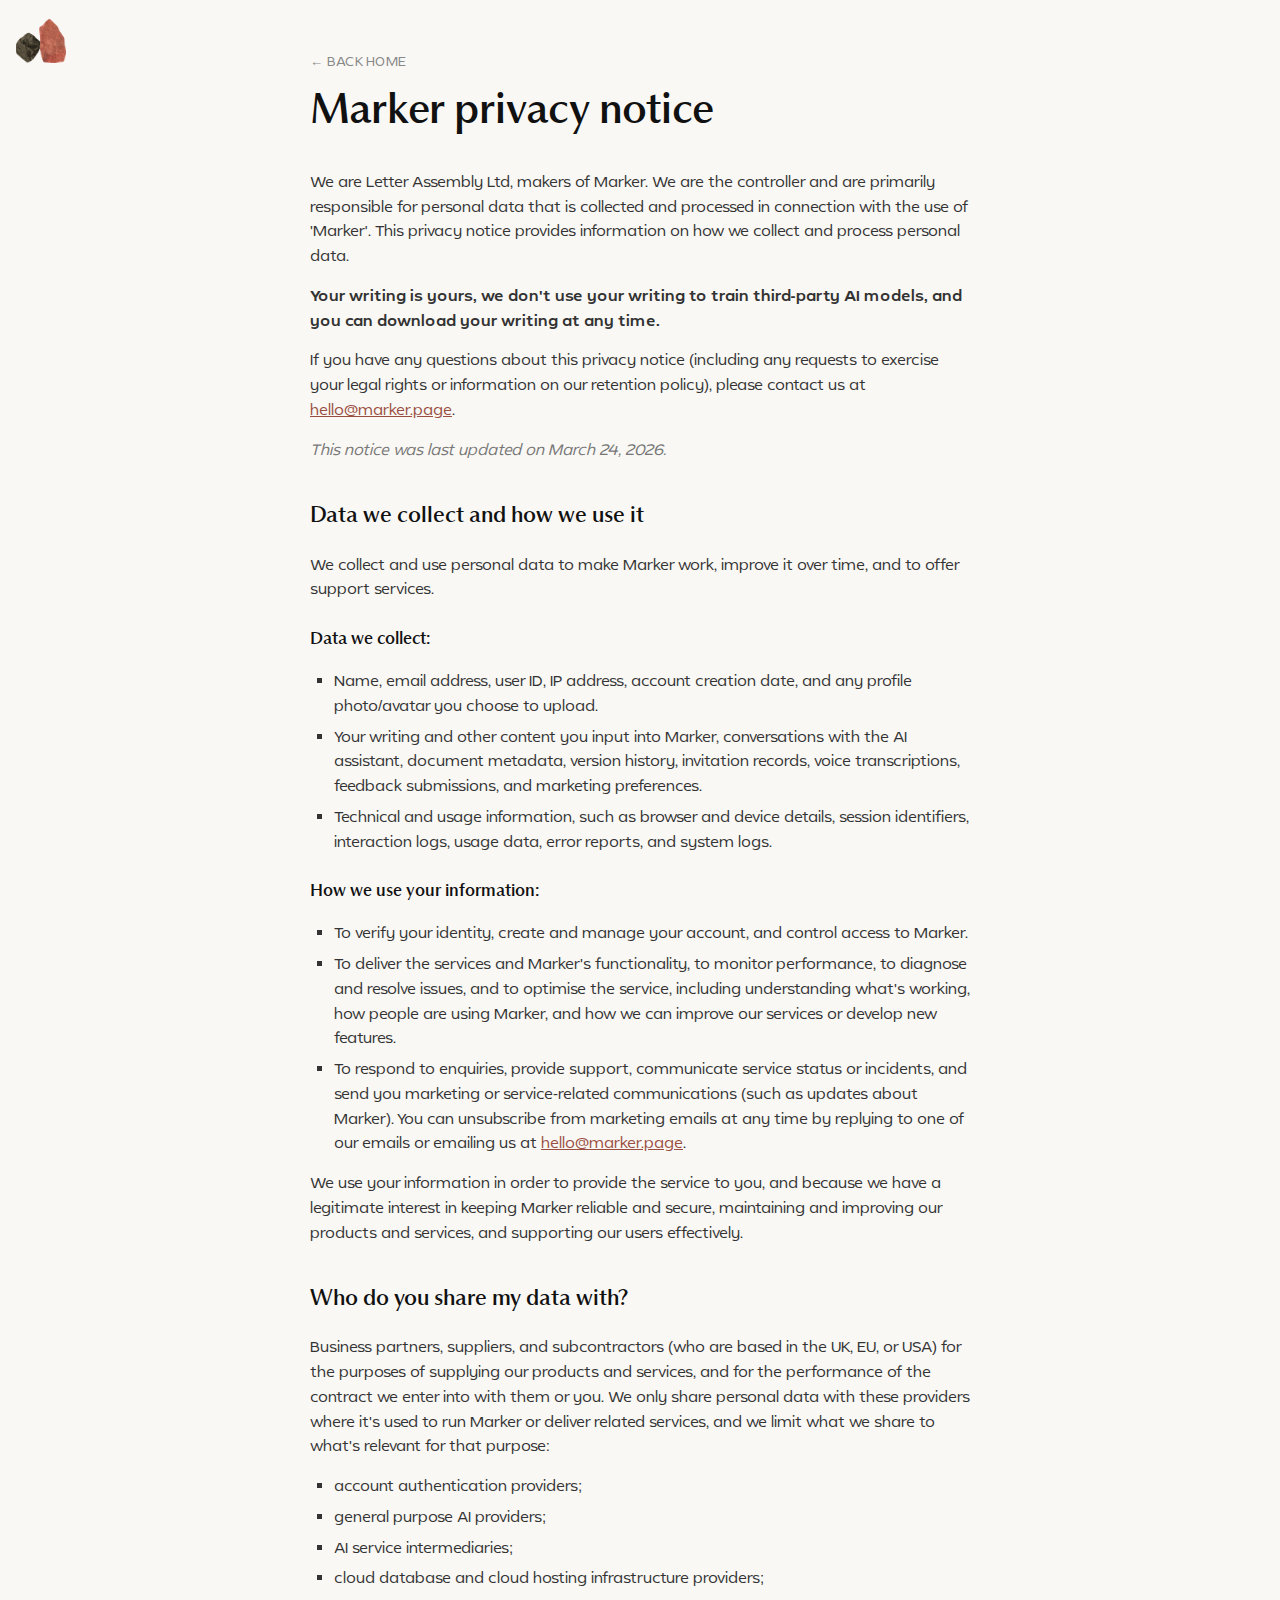
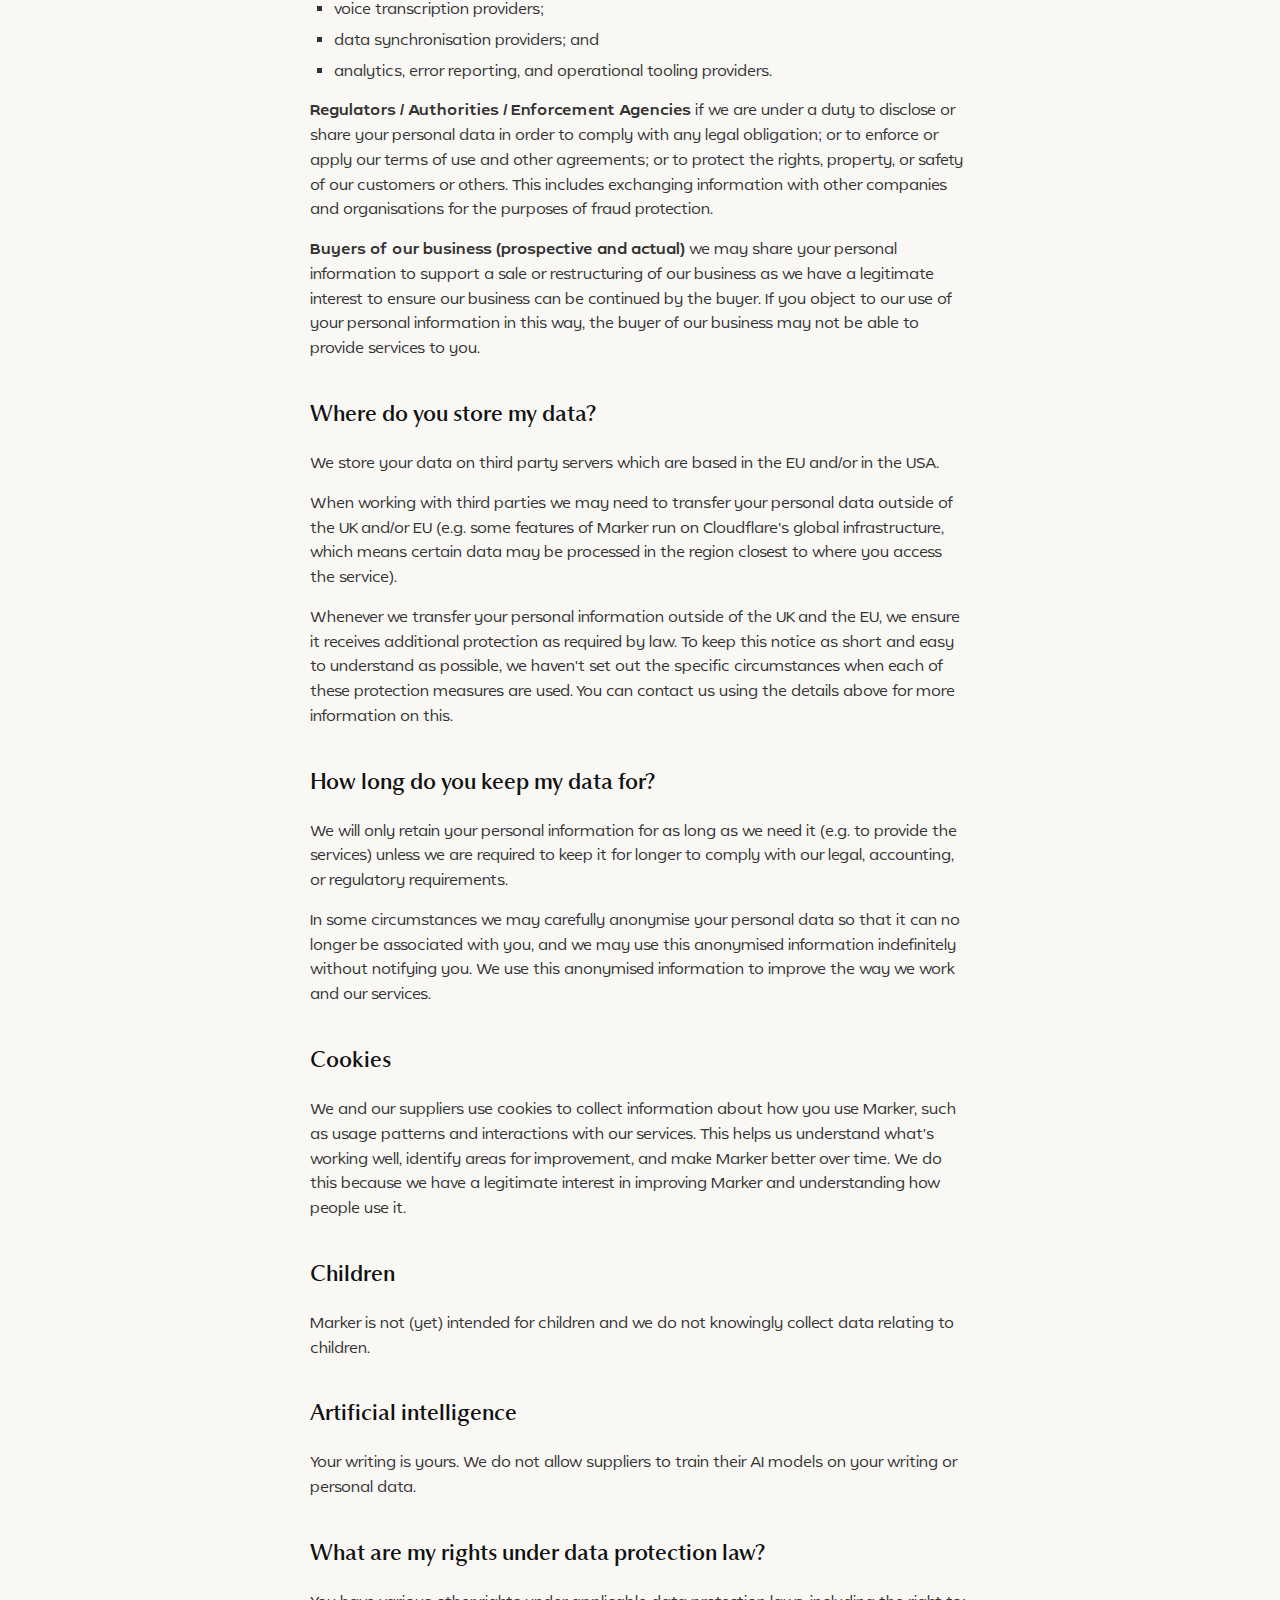
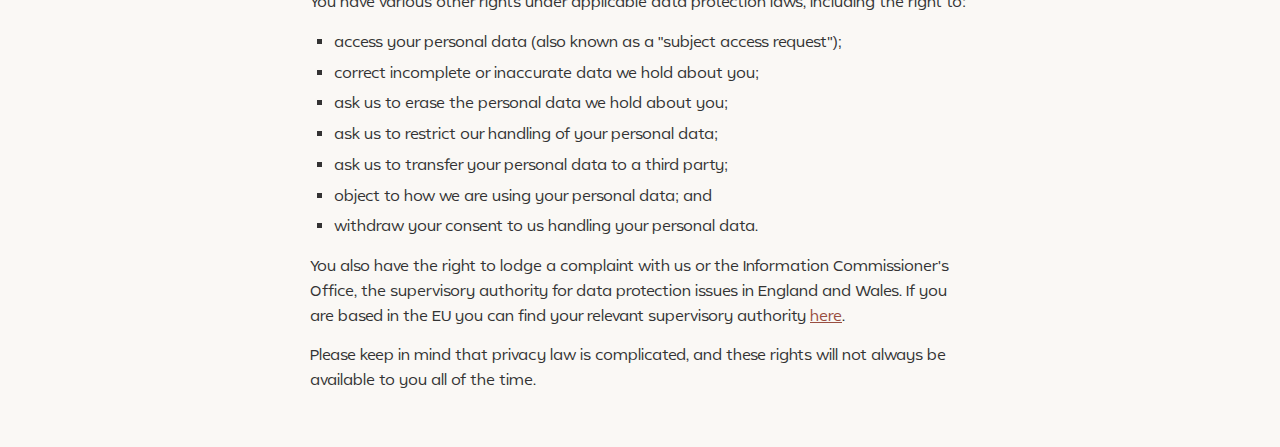
<file: privacy.html>
<!DOCTYPE html>
<html lang="en">
<head>
    <meta charset="UTF-8">
    <meta name="viewport" content="width=device-width, initial-scale=1.0">
    <link rel="icon" type="image/png" href="favicon-96x96.png" sizes="96x96" />
    <link rel="icon" type="image/svg+xml" href="favicon.svg" />
    <link rel="shortcut icon" href="favicon.ico" />
    <link rel="apple-touch-icon" sizes="180x180" href="apple-touch-icon.png" />
    <link rel="manifest" href="site.webmanifest" />
    <title>Marker — Privacy Notice</title>
    <link rel="stylesheet" href="styles.css">
    <style>
        *, *::before, *::after {
            box-sizing: border-box;
        }

        html, body {
            background: #faf8f5 !important;
        }

        body {
            max-width: 700px;
            width: 100%;
            margin: 0 auto;
            padding: 48px 20px;
            font-family: 'Byrd', sans-serif;
            color: #333;
            font-size: 15px;
            line-height: 1.65;
        }

        .back-link {
            display: inline-block;
            margin-bottom: 12px;
            text-transform: uppercase;
            color: #888;
            text-decoration: none;
            font-size: 13px;
            letter-spacing: 0.5px;
        }

        .back-link:hover {
            text-decoration: underline;
        }

        h1 {
            font-family: 'PP Museum', Georgia, 'Times New Roman', serif;
            font-size: 42px;
            font-weight: normal;
            color: #111;
            margin-top: 0;
            margin-bottom: 32px;
            line-height: 1.25;
        }

        .intro {
            margin-bottom: 32px;
        }

        .highlight {
            font-weight: 600;
        }

        h2 {
            font-family: 'PP Museum', Georgia, 'Times New Roman', serif;
            font-size: 22px;
            font-weight: normal;
            color: #111;
            margin-top: 40px;
            margin-bottom: 16px;
            line-height: 1.3;
        }

        h3 {
            font-family: 'PP Museum', Georgia, 'Times New Roman', serif;
            font-size: 17px;
            font-weight: normal;
            color: #111;
            margin-top: 24px;
            margin-bottom: 8px;
        }

        p {
            margin-bottom: 14px;
            overflow-wrap: break-word;
            word-wrap: break-word;
        }

        ul {
            margin-bottom: 14px;
            padding-left: 24px;
        }

        li {
            margin-bottom: 6px;
        }

        a {
            color: #994e41;
            text-decoration: underline;
        }

        .last-updated {
            font-style: italic;
            color: #777;
            margin-bottom: 40px;
        }

        .pebbles {
            position: fixed;
            top: 16px;
            left: 16px;
            width: 50px;
            height: 50px;
            object-fit: contain;
            pointer-events: none;
            z-index: 0;
        }

        @media (max-width: 600px) {
            body {
                padding: 80px 16px 32px;
                font-size: 14px;
            }

            .back-link {
                margin-bottom: 12px;
            }

            h1 {
                font-size: 30px;
                margin-bottom: 24px;
            }

            h2 {
                font-size: 19px;
                margin-top: 32px;
            }

            h3 {
                font-size: 16px;
            }

            .pebbles {
                width: 40px;
                height: 40px;
                top: 12px;
                left: 12px;
            }
        }
    </style>
</head>
<body>
    <img src="images/pebbles-together.png" alt="" class="pebbles">
    <a href="/" class="back-link">&larr; Back home</a>

    <h1>Marker privacy notice</h1>

    <div class="intro">
        <p>We are Letter Assembly Ltd, makers of Marker. We are the controller and are primarily responsible for personal data that is collected and processed in connection with the use of 'Marker'. This privacy notice provides information on how we collect and process personal data.</p>

        <p class="highlight">Your writing is yours, we don't use your writing to train third-party AI models, and you can download your writing at any time.</p>

        <p>If you have any questions about this privacy notice (including any requests to exercise your legal rights or information on our retention policy), please contact us at <a href="mailto:hello@marker.page">hello@marker.page</a>.</p>

        <p class="last-updated">This notice was last updated on March 24, 2026.</p>
    </div>

    <h2>Data we collect and how we use it</h2>

    <p>We collect and use personal data to make Marker work, improve it over time, and to offer support services.</p>

    <h3>Data we collect:</h3>

    <ul>
        <li>Name, email address, user ID, IP address, account creation date, and any profile photo/avatar you choose to upload.</li>
        <li>Your writing and other content you input into Marker, conversations with the AI assistant, document metadata, version history, invitation records, voice transcriptions, feedback submissions, and marketing preferences.</li>
        <li>Technical and usage information, such as browser and device details, session identifiers, interaction logs, usage data, error reports, and system logs.</li>
    </ul>

    <h3>How we use your information:</h3>

    <ul>
        <li>To verify your identity, create and manage your account, and control access to Marker.</li>
        <li>To deliver the services and Marker's functionality, to monitor performance, to diagnose and resolve issues, and to optimise the service, including understanding what's working, how people are using Marker, and how we can improve our services or develop new features.</li>
        <li>To respond to enquiries, provide support, communicate service status or incidents, and send you marketing or service‑related communications (such as updates about Marker). You can unsubscribe from marketing emails at any time by replying to one of our emails or emailing us at <a href="mailto:hello@marker.page">hello@marker.page</a>.</li>
    </ul>

    <p>We use your information in order to provide the service to you, and because we have a legitimate interest in keeping Marker reliable and secure, maintaining and improving our products and services, and supporting our users effectively.</p>

    <h2>Who do you share my data with?</h2>

    <p>Business partners, suppliers, and subcontractors (who are based in the UK, EU, or USA) for the purposes of supplying our products and services, and for the performance of the contract we enter into with them or you. We only share personal data with these providers where it's used to run Marker or deliver related services, and we limit what we share to what's relevant for that purpose:</p>

    <ul>
        <li>account authentication providers;</li>
        <li>general purpose AI providers;</li>
        <li>AI service intermediaries;</li>
        <li>cloud database and cloud hosting infrastructure providers;</li>
        <li>voice transcription providers;</li>
        <li>data synchronisation providers; and</li>
        <li>analytics, error reporting, and operational tooling providers.</li>
    </ul>

    <p><strong>Regulators / Authorities / Enforcement Agencies</strong> if we are under a duty to disclose or share your personal data in order to comply with any legal obligation; or to enforce or apply our terms of use and other agreements; or to protect the rights, property, or safety of our customers or others. This includes exchanging information with other companies and organisations for the purposes of fraud protection.</p>

    <p><strong>Buyers of our business (prospective and actual)</strong> we may share your personal information to support a sale or restructuring of our business as we have a legitimate interest to ensure our business can be continued by the buyer. If you object to our use of your personal information in this way, the buyer of our business may not be able to provide services to you.</p>

    <h2>Where do you store my data?</h2>

    <p>We store your data on third party servers which are based in the EU and/or in the USA.</p>

    <p>When working with third parties we may need to transfer your personal data outside of the UK and/or EU (e.g. some features of Marker run on Cloudflare's global infrastructure, which means certain data may be processed in the region closest to where you access the service).</p>

    <p>Whenever we transfer your personal information outside of the UK and the EU, we ensure it receives additional protection as required by law. To keep this notice as short and easy to understand as possible, we haven't set out the specific circumstances when each of these protection measures are used. You can contact us using the details above for more information on this.</p>

    <h2>How long do you keep my data for?</h2>

    <p>We will only retain your personal information for as long as we need it (e.g. to provide the services) unless we are required to keep it for longer to comply with our legal, accounting, or regulatory requirements.</p>

    <p>In some circumstances we may carefully anonymise your personal data so that it can no longer be associated with you, and we may use this anonymised information indefinitely without notifying you. We use this anonymised information to improve the way we work and our services.</p>

    <h2>Cookies</h2>

    <p>We and our suppliers use cookies to collect information about how you use Marker, such as usage patterns and interactions with our services. This helps us understand what's working well, identify areas for improvement, and make Marker better over time. We do this because we have a legitimate interest in improving Marker and understanding how people use it.</p>

    <h2>Children</h2>

    <p>Marker is not (yet) intended for children and we do not knowingly collect data relating to children.</p>

    <h2>Artificial intelligence</h2>

    <p>Your writing is yours. We do not allow suppliers to train their AI models on your writing or personal data.</p>

    <h2>What are my rights under data protection law?</h2>

    <p>You have various other rights under applicable data protection laws, including the right to:</p>

    <ul>
        <li>access your personal data (also known as a "subject access request");</li>
        <li>correct incomplete or inaccurate data we hold about you;</li>
        <li>ask us to erase the personal data we hold about you;</li>
        <li>ask us to restrict our handling of your personal data;</li>
        <li>ask us to transfer your personal data to a third party;</li>
        <li>object to how we are using your personal data; and</li>
        <li>withdraw your consent to us handling your personal data.</li>
    </ul>

    <p>You also have the right to lodge a complaint with us or the Information Commissioner's Office, the supervisory authority for data protection issues in England and Wales. If you are based in the EU you can find your relevant supervisory authority <a href="https://edpb.europa.eu/about-edpb/about-edpb/members_en">here</a>.</p>

    <p>Please keep in mind that privacy law is complicated, and these rights will not always be available to you all of the time.</p>

</body>
</html>
</file>
<file: styles.css>
/* Font faces */
@font-face {
    font-family: 'Byrd';
    src: url('fonts/GTFByrdTRIAL-SemiBold.woff2') format('woff2'),
        url('fonts/GTFByrdTRIAL-SemiBold.woff') format('woff');
    font-weight: bold;
    font-style: normal;
    font-display: swap;
}
/* 
@font-face {
    font-family: 'Byrd';
    src: url('fonts/GTFByrdTRIAL-Regular.woff2') format('woff2'),
        url('fonts/GTFByrdTRIAL-Regular.woff') format('woff');
    font-weight: normal;
    font-style: normal;
    font-display: swap;
} */

@font-face {
    font-family: 'Byrd';
    src: url('fonts/GTFByrdTRIAL-Light.woff2') format('woff2'),
        url('fonts/GTFByrdTRIAL-Light.woff') format('woff');
    font-weight: normal;
    font-style: normal;
    font-display: swap;
}

@font-face {
    font-family: 'iA';
    src: url('fonts/iAWriterQuattroS-Bold.woff2') format('woff2'),
        url('fonts/iAWriterQuattroS-Bold.woff') format('woff');
    font-weight: bold;
    font-style: normal;
    font-display: swap;
}

@font-face {
    font-family: 'iA';
    src: url('fonts/iAWriterQuattroS-Regular.woff2') format('woff2'),
        url('fonts/iAWriterQuattroS-Regular.woff') format('woff');
    font-weight: normal;
    font-style: normal;
    font-display: swap;
}

@font-face {
    font-family: 'iA';
    src: url('fonts/iAWriterQuattroS-BoldItalic.woff2') format('woff2'),
        url('fonts/iAWriterQuattroS-BoldItalic.woff') format('woff');
    font-weight: bold;
    font-style: italic;
    font-display: swap;
}

@font-face {
    font-family: 'iA';
    src: url('fonts/iAWriterQuattroS-Italic.woff2') format('woff2'),
        url('fonts/iAWriterQuattroS-Italic.woff') format('woff');
    font-weight: normal;
    font-style: italic;
    font-display: swap;
}

 /* Custom font definitions */
 @font-face {
    font-family: 'PP Museum';
    src: url('fonts/museum.woff2') format('woff2'),
        url('fonts/museum.woff') format('woff');
    font-weight: normal;
    font-style: normal;
    font-display: swap;
}

@font-face {
    font-family: 'PP Museum';
    src: url('fonts/museum-light.woff2') format('woff2'),
        url('fonts/museum-light.woff') format('woff');
    font-weight: 300;
    font-style: normal;
    font-display: swap;
}

@font-face {
    font-family: 'PP Museum';
    src: url('fonts/museum-light-italic.woff2') format('woff2'),
        url('fonts/museum-light-italic.woff') format('woff');
    font-weight: 300;
    font-style: italic;
    font-display: swap;
}



@font-face {
    font-family: 'Grosa';
    src: url('fonts/grosa.woff2') format('woff2'),
        url('fonts/grosa.woff') format('woff');
    font-weight: normal;
    font-style: normal;
    font-display: swap;
}

/* Font class definitions with fallbacks */
.font-museum {
    font-family: 'PP Museum', Georgia, 'Times New Roman', serif;
}

.font-grosa {
    font-family: 'Grosa', Inter, -apple-system, BlinkMacSystemFont, sans-serif;
}

.font-grosa-mono {
    font-family: 'iA', 'Courier New', monospace;
}

/* Animations */
@keyframes blink {
    0%, 100% { opacity: 1; }
    50% { opacity: 0; }
}

/* Base styles */
body, html {
    background: #fbede2;
    font-family: 'Grosa', Inter, -apple-system, BlinkMacSystemFont, sans-serif;
}

h1, h2, h3, h4, h5, h6 {
    font-family: 'PP Museum', serif;
}
p {
    
}

p, ul {margin-bottom: .5em !important;}

/* Utility classes */
.ia {
    font-family: 'iA', sans-serif;
    letter-spacing: -.4px;
}

.byrd {
    font-family: 'byrd', sans-serif;
}

h2 {
    padding-bottom: .25em;
}




/* Privacy policy specific styles */
[data-custom-class='body'], [data-custom-class='body'] * {
    background: transparent !important;
}

[data-custom-class='title'], [data-custom-class='title'] * {
    font-family: Arial !important;
    color: #000000 !important;
}

[data-custom-class='subtitle'], [data-custom-class='subtitle'] * {
    font-family: Arial !important;
    color: #595959 !important;
    font-size: 14px !important;
}

[data-custom-class='heading_1'], [data-custom-class='heading_1'] * {
    font-family: Arial !important;
    font-size: 19px !important;
    color: #000000 !important;
}

[data-custom-class='heading_2'], [data-custom-class='heading_2'] * {
    font-family: Arial !important;
    font-size: 17px !important;
    color: #000000 !important;
}

[data-custom-class='body_text'], [data-custom-class='body_text'] * {
    color: #595959 !important;
    font-size: 14px !important;
    font-family: Arial !important;
}

[data-custom-class='link'], [data-custom-class='link'] * {
    color: #3030F1 !important;
    font-size: 14px !important;
    font-family: Arial !important;
    word-break: break-word !important;
}

/* List styles */
ul {
    list-style-type: square;
}

ul > li > ul {
    list-style-type: circle;
}

ul > li > ul > li > ul {
    list-style-type: square;
}

ol li {
    font-family: Arial;
}
</file>
